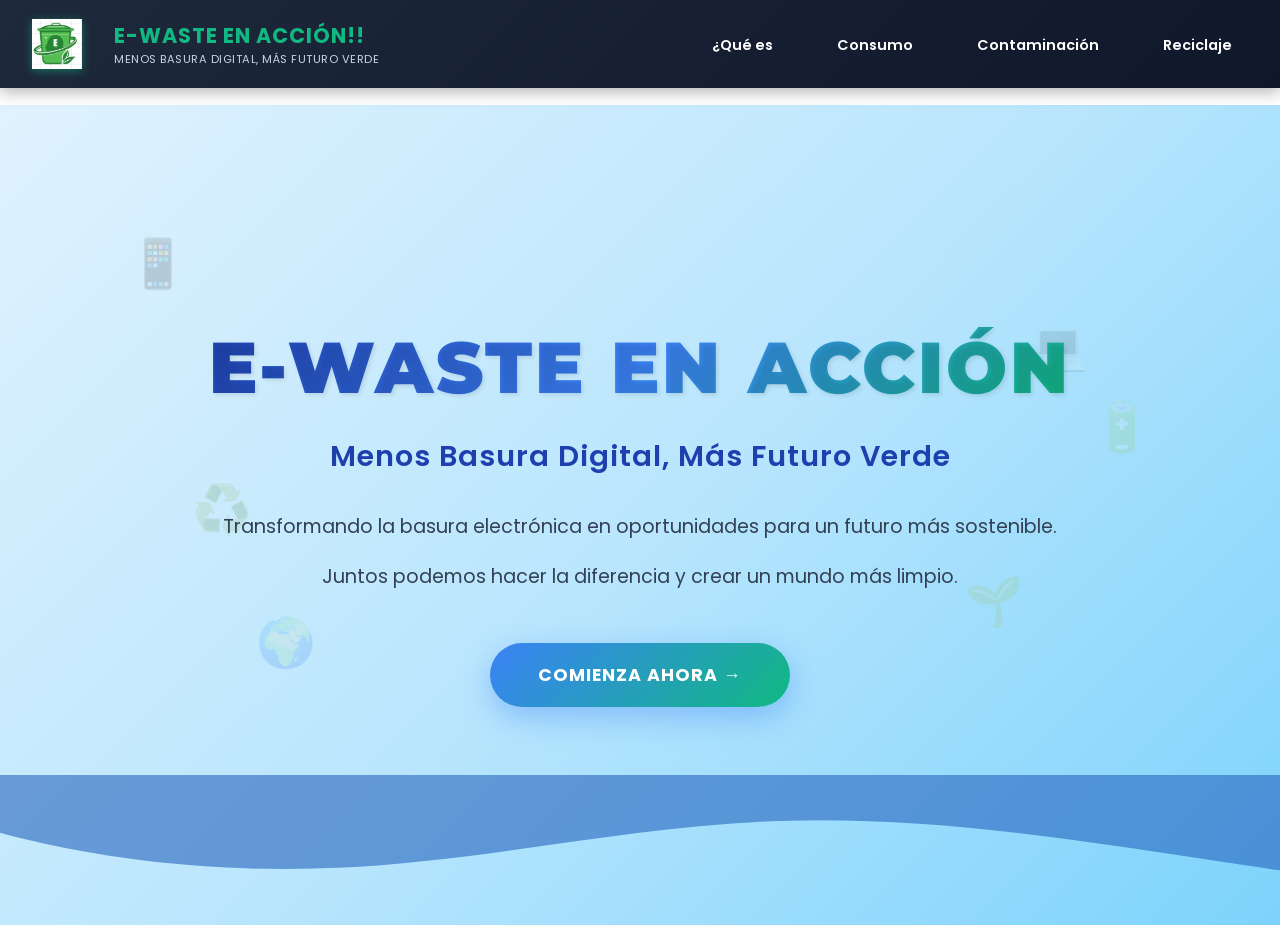
<file: index.html>
buena<!DOCTYPE html>
<html lang="es">
<head>
    <meta charset="UTF-8">
    <meta name="viewport" content="width=device-width, initial-scale=1.0">
    <title>E-Waste en Acción!!</title>
    <link href="https://fonts.googleapis.com/css2?family=Poppins:wght@400;600;700;900&family=Montserrat:wght@400;600;700&display=swap" rel="stylesheet">
    <style>
        * {
            margin: 0;
            padding: 0;
            box-sizing: border-box;
        }

        body {
            font-family: 'Poppins', sans-serif;
            overflow-x: hidden;
        }

        /* Header/Navbar */
        header {
            background: linear-gradient(135deg, #1e293b 0%, #0f172a 100%);
            padding: 1.2rem 2rem;
            position: fixed;
            width: 100%;
            top: 0;
            z-index: 1000;
            box-shadow: 0 4px 15px rgba(0,0,0,0.3);
        }

        nav {
            max-width: 1400px;
            margin: 0 auto;
            display: flex;
            justify-content: space-between;
            align-items: center;
        }

        .logo-container {
            display: flex;
            align-items: center;
            gap: 1rem;
        }

        .logo-img {
            width: 50px;
            height: 50px;
            filter: drop-shadow(0 2px 5px rgba(16, 185, 129, 0.5));
        }

        .logo-text h1 {
            color: #10b981;
            font-size: 1.3rem;
            font-weight: 700;
            letter-spacing: 1px;
        }

        .logo-text p {
            color: #cbd5e1;
            font-size: 0.7rem;
            letter-spacing: 0.5px;
        }

        .nav-links {
            display: flex;
            list-style: none;
            gap: 2rem;
        }

        .nav-links a {
            color: white;
            text-decoration: none;
            font-weight: 600;
            font-size: 0.9rem;
            transition: all 0.3s;
            padding: 0.5rem 1rem;
            border-radius: 5px;
        }

        .nav-links a:hover {
            background: rgba(16, 185, 129, 0.2);
            color: #10b981;
            transform: translateY(-2px);
        }

        /* Hero Section */
        .hero {
            margin-top: 80px;
            min-height: calc(100vh - 80px);
            background: linear-gradient(135deg, #e0f2fe 0%, #bae6fd 50%, #7dd3fc 100%);
            display: flex;
            flex-direction: column;
            justify-content: center;
            align-items: center;
            text-align: center;
            padding: 4rem 2rem;
            position: relative;
            overflow: hidden;
        }

        .hero-content {
            position: relative;
            z-index: 10;
            max-width: 900px;
        }

        .hero h1 {
            font-family: 'Montserrat', sans-serif;
            font-size: 4.5rem;
            font-weight: 900;
            background: linear-gradient(135deg, #1e40af 0%, #3b82f6 50%, #10b981 100%);
            -webkit-background-clip: text;
            -webkit-text-fill-color: transparent;
            background-clip: text;
            margin-bottom: 1.5rem;
            text-transform: uppercase;
            letter-spacing: 3px;
            animation: slideDown 1s ease-out;
            text-shadow: 2px 2px 4px rgba(0,0,0,0.1);
        }

        .hero-subtitle {
            font-family: 'Poppins', sans-serif;
            font-size: 1.8rem;
            color: #1e40af;
            font-weight: 600;
            margin-bottom: 2rem;
            animation: slideUp 1s ease-out 0.2s both;
            letter-spacing: 1px;
        }

        .hero-description {
            font-size: 1.2rem;
            color: #334155;
            line-height: 1.8;
            margin-bottom: 1rem;
            animation: fadeIn 1s ease-out 0.4s both;
        }

        .hero-description:last-child {
            animation: fadeIn 1s ease-out 0.6s both;
        }

        /* Ondas animadas */
        .waves {
            position: absolute;
            bottom: 0;
            left: 0;
            width: 100%;
            height: 150px;
            overflow: hidden;
            line-height: 0;
        }

        .wave {
            position: absolute;
            bottom: 0;
            left: 0;
            width: 200%;
            height: 100%;
            background-repeat: repeat-x;
        }

        .wave1 {
            background: url("data:image/svg+xml,%3Csvg xmlns='http://www.w3.org/2000/svg' viewBox='0 0 1200 120' preserveAspectRatio='none'%3E%3Cpath d='M0,0V46.29c47.79,22.2,103.59,32.17,158,28,70.36-5.37,136.33-33.31,206.8-37.5C438.64,32.43,512.34,53.67,583,72.05c69.27,18,138.3,24.88,209.4,13.08,36.15-6,69.85-17.84,104.45-29.34C989.49,25,1113-14.29,1200,52.47V0Z' fill='%2310b981' fill-opacity='0.3'%3E%3C/path%3E%3C/svg%3E");
            animation: wave 15s linear infinite;
            z-index: 1;
            opacity: 0.5;
        }

        .wave2 {
            background: url("data:image/svg+xml,%3Csvg xmlns='http://www.w3.org/2000/svg' viewBox='0 0 1200 120' preserveAspectRatio='none'%3E%3Cpath d='M0,0V46.29c47.79,22.2,103.59,32.17,158,28,70.36-5.37,136.33-33.31,206.8-37.5C438.64,32.43,512.34,53.67,583,72.05c69.27,18,138.3,24.88,209.4,13.08,36.15-6,69.85-17.84,104.45-29.34C989.49,25,1113-14.29,1200,52.47V0Z' fill='%233b82f6' fill-opacity='0.4'%3E%3C/path%3E%3C/svg%3E");
            animation: wave 20s linear infinite reverse;
            z-index: 2;
            opacity: 0.6;
        }

        .wave3 {
            background: url("data:image/svg+xml,%3Csvg xmlns='http://www.w3.org/2000/svg' viewBox='0 0 1200 120' preserveAspectRatio='none'%3E%3Cpath d='M0,0V46.29c47.79,22.2,103.59,32.17,158,28,70.36-5.37,136.33-33.31,206.8-37.5C438.64,32.43,512.34,53.67,583,72.05c69.27,18,138.3,24.88,209.4,13.08,36.15-6,69.85-17.84,104.45-29.34C989.49,25,1113-14.29,1200,52.47V0Z' fill='%231e40af' fill-opacity='0.5'%3E%3C/path%3E%3C/svg%3E");
            animation: wave 25s linear infinite;
            z-index: 3;
            opacity: 0.7;
        }

        @keyframes wave {
            0% { transform: translateX(0); }
            100% { transform: translateX(-50%); }
        }

        @keyframes slideDown {
            from {
                opacity: 0;
                transform: translateY(-50px);
            }
            to {
                opacity: 1;
                transform: translateY(0);
            }
        }

        @keyframes slideUp {
            from {
                opacity: 0;
                transform: translateY(50px);
            }
            to {
                opacity: 1;
                transform: translateY(0);
            }
        }

        @keyframes fadeIn {
            from {
                opacity: 0;
            }
            to {
                opacity: 1;
            }
        }

       
        .floating-icon {
            position: absolute;
            font-size: 3rem;
            opacity: 0.15;
            animation: float 6s ease-in-out infinite;
            z-index: 1;
        }

        .icon1 { top: 15%; left: 10%; animation-delay: 0s; }
        .icon2 { top: 25%; right: 15%; animation-delay: 1s; }
        .icon3 { top: 45%; left: 15%; animation-delay: 2s; }
        .icon4 { top: 35%; right: 10%; animation-delay: 1.5s; }
        .icon5 { bottom: 30%; left: 20%; animation-delay: 0.5s; }
        .icon6 { bottom: 35%; right: 20%; animation-delay: 2.5s; }

        @keyframes float {
            0%, 100% { transform: translateY(0px) rotate(0deg); }
            50% { transform: translateY(-25px) rotate(10deg); }
        }

        /* Botón CTA */
        .cta-button {
            display: inline-block;
            margin-top: 2rem;
            padding: 1.2rem 3rem;
            background: linear-gradient(135deg, #3b82f6, #10b981);
            color: white;
            text-decoration: none;
            border-radius: 50px;
            font-weight: 700;
            font-size: 1.1rem;
            transition: all 0.4s;
            box-shadow: 0 10px 30px rgba(59, 130, 246, 0.4);
            animation: fadeIn 1s ease-out 0.8s both;
            letter-spacing: 1px;
        }

        .cta-button:hover {
            transform: translateY(-5px) scale(1.05);
            box-shadow: 0 15px 40px rgba(16, 185, 129, 0.5);
        }

       
        @media (max-width: 768px) {
            .nav-links {
                display: none;
            }

            .logo-text h1 {
                font-size: 1rem;
            }

            .hero h1 {
                font-size: 2.5rem;
                letter-spacing: 2px;
            }

            .hero-subtitle {
                font-size: 1.3rem;
            }

            .hero-description {
                font-size: 1rem;
            }

            .floating-icon {
                font-size: 2rem;
            }

            .waves {
                height: 100px;
            }
        }
    </style>
</head>
<body>
   
    <header>
        <nav>
            <div class="logo-container">
               <div class="logo-container">
    <img src="icon.png" alt="Logo E-Waste en Acción" class="logo-img">
    <div class="logo-text">
        </div>
</div>
                <div class="logo-text">
                    <h1>E-WASTE EN ACCIÓN!!</h1>
                    <p>MENOS BASURA DIGITAL, MÁS FUTURO VERDE</p>
                </div>
            </div>
            <ul class="nav-links">
            
                <li><a href="otra.html">¿Qué es</a></li>
                <li><a href="index2.html">Consumo</a></li>
                <li><a href="index1.html">Contaminación</a></li>
                <li><a href="ultima.html">Reciclaje</a></li>
                
                
            </ul>
        </nav>
    </header>

   
    <section class="hero" id="inicio">
      
        <div class="floating-icon icon1">📱</div>
        <div class="floating-icon icon2">💻</div>
        <div class="floating-icon icon3">♻️</div>
        <div class="floating-icon icon4">🔋</div>
        <div class="floating-icon icon5">🌍</div>
        <div class="floating-icon icon6">🌱</div>

        <div class="hero-content">
            <h1>E-WASTE EN ACCIÓN</h1>
            <p class="hero-subtitle">Menos Basura Digital, Más Futuro Verde</p>
            <p class="hero-description">
                Transformando la basura electrónica en oportunidades para un futuro más sostenible.
            </p>
            <p class="hero-description">
                Juntos podemos hacer la diferencia y crear un mundo más limpio.
            </p>
            <a href="otra.html" class="cta-button">COMIENZA AHORA →</a>
        </div>

        
        <div class="waves">
            <div class="wave wave1"></div>
            <div class="wave wave2"></div>
            <div class="wave wave3"></div>
        </div>
    </section>
</body>
</html>
</file>
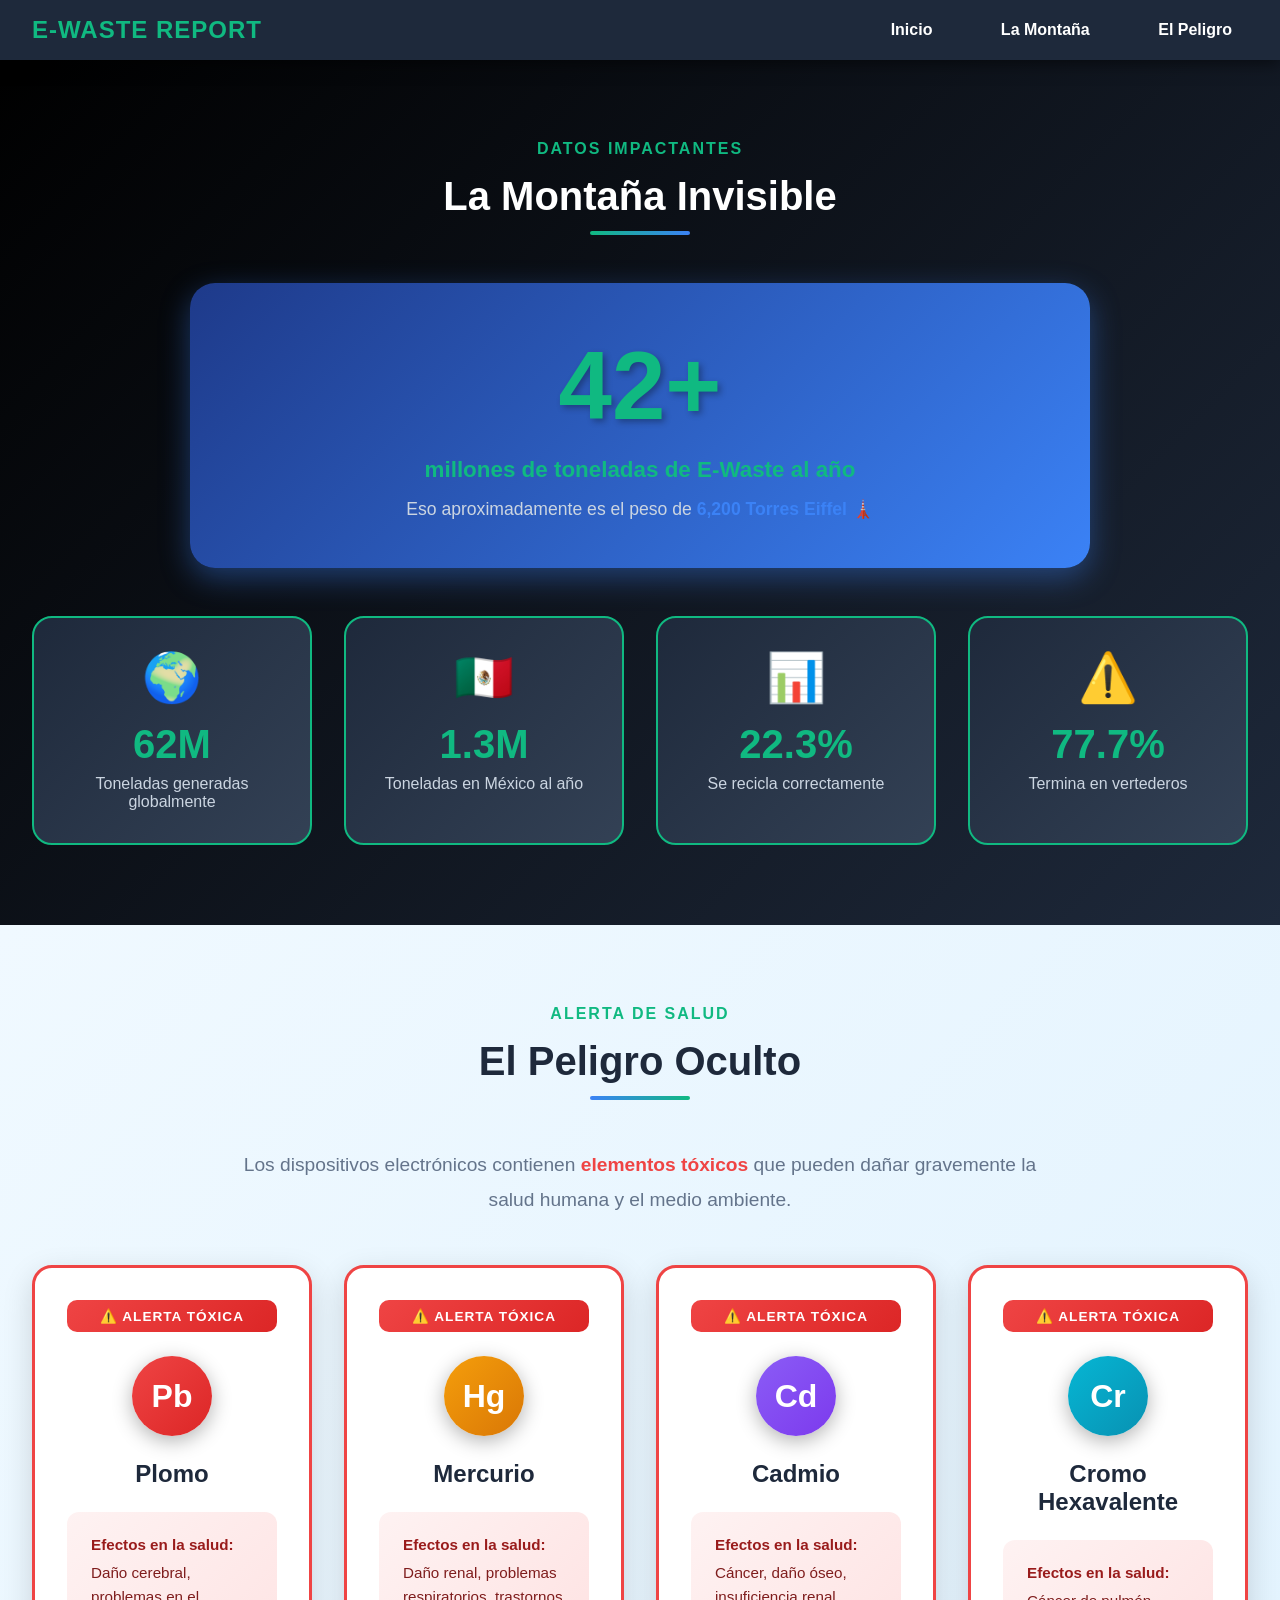
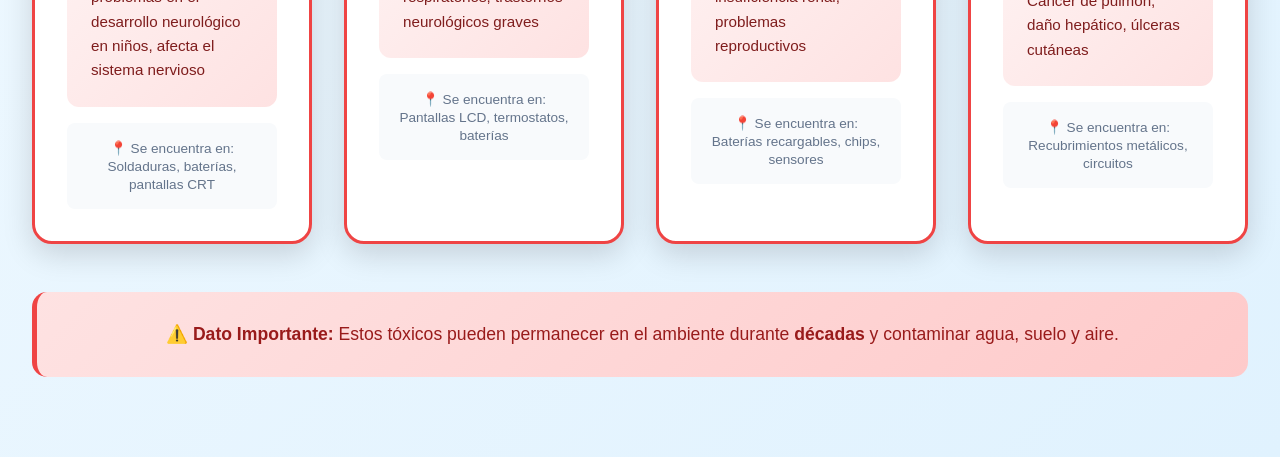
<file: index1.html>
<!DOCTYPE html>
<html lang="es">
<head>
    <meta charset="UTF-8">
    <meta name="viewport" content="width=device-width, initial-scale=1.0">
    <title>La Montaña Invisible y El Peligro Oculto</title>
    <style>
        * {
            margin: 0;
            padding: 0;
            box-sizing: border-box;
        }

        body {
            font-family: 'Segoe UI', Tahoma, Geneva, Verdana, sans-serif;
            overflow-x: hidden;
            scroll-behavior: smooth;
        }

        header {
            background-color: #1e293b; 
            color: white;
            padding: 1rem 2rem;
            position: sticky; 
            top: 0;
            z-index: 1000;
            box-shadow: 0 4px 15px rgba(0, 0, 0, 0.5);
        }

        nav {
            max-width: 1400px;
            margin: 0 auto;
            display: flex;
            justify-content: space-between;
            align-items: center;
        }

        .logo {
            font-size: 1.5rem;
            font-weight: 700;
            color: #10b981; /* Accent verde */
            text-transform: uppercase;
            letter-spacing: 1px;
        }

        .nav-links a {
            color: white;
            text-decoration: none;
            margin-left: 2rem;
            font-weight: 600;
            padding: 0.5rem 1rem;
            border-radius: 8px;
            transition: background-color 0.3s, color 0.3s;
        }

        .nav-links a:hover {
            background-color: #3b82f6; /* Accent azul en hover */
            color: white;
        }

        section {
            padding: 5rem 2rem;
            max-width: 1400px;
            margin: 0 auto;
        }

        .section-title {
            text-align: center;
            margin-bottom: 1rem;
            color: #10b981;
            font-size: 1rem;
            text-transform: uppercase;
            letter-spacing: 2px;
            font-weight: 700;
        }

        h2 {
            text-align: center;
            font-size: 2.5rem;
            margin-bottom: 3rem;
            color: #1e293b;
            position: relative;
            padding-bottom: 1rem;
        }

        h2:after {
            content: '';
            position: absolute;
            bottom: 0;
            left: 50%;
            transform: translateX(-50%);
            width: 100px;
            height: 4px;
            background: linear-gradient(90deg, #3b82f6, #10b981);
            border-radius: 2px;
        }

        /* La Montaña Invisible */
        #montana-invisible {
            background: linear-gradient(135deg, #000000 0%, #1e293b 100%);
            color: white;
        }

        #montana-invisible h2 {
            color: white;
        }

        #montana-invisible h2:after {
            background: linear-gradient(90deg, #10b981, #3b82f6);
        }

        .impact-stat {
            background: linear-gradient(135deg, #1e3a8a, #3b82f6);
            padding: 3rem;
            border-radius: 25px;
            margin: 2rem auto;
            max-width: 900px;
            box-shadow: 0 10px 30px rgba(59, 130, 246, 0.4);
            text-align: center;
        }

        .stat-number-container {
            font-size: 6rem;
            font-weight: 900;
            color: #10b981;
            text-shadow: 3px 3px 6px rgba(0,0,0,0.3);
            margin-bottom: 1rem;
            display: flex;
            justify-content: center;
            align-items: center;
        }

        .stats-grid {
            display: grid;
            grid-template-columns: repeat(auto-fit, minmax(220px, 1fr));
            gap: 2rem;
            margin-top: 3rem;
        }

        .stat-card {
            background: linear-gradient(135deg, #1e293b, #334155);
            padding: 2rem;
            border-radius: 20px;
            text-align: center;
            border: 2px solid #10b981;
            transition: all 0.3s;
        }

        .stat-card:hover {
            transform: translateY(-10px);
            border-color: #3b82f6;
            box-shadow: 0 15px 40px rgba(16, 185, 129, 0.3);
        }

        .stat-icon {
            font-size: 3rem;
            margin-bottom: 1rem;
        }

        .stat-card h3 {
            font-size: 2.5rem;
            color: #10b981;
            margin-bottom: 0.5rem;
        }

        .stat-card p {
            color: #cbd5e1;
            font-size: 1rem;
        }

        /* El Peligro Oculto */
        #peligro-oculto {
            background: linear-gradient(135deg, #f0f9ff 0%, #e0f2fe 100%);
        }

        .intro-text {
            text-align: center;
            max-width: 800px;
            margin: 0 auto 3rem;
        }

        .intro-text p {
            font-size: 1.2rem;
            color: #64748b;
            line-height: 1.8;
        }

        .toxic-grid {
            display: grid;
            grid-template-columns: repeat(auto-fit, minmax(280px, 1fr));
            gap: 2rem;
            margin-top: 2rem;
        }

        .toxic-card {
            background: white;
            border-radius: 20px;
            padding: 2rem;
            box-shadow: 0 10px 30px rgba(0,0,0,0.15);
            transition: all 0.4s;
            border: 3px solid #ef4444;
            position: relative;
            overflow: hidden;
        }

        .toxic-card:hover {
            transform: translateY(-15px) rotate(-2deg);
            box-shadow: 0 20px 50px rgba(239, 68, 68, 0.4);
            border-color: #dc2626;
        }

        .toxic-alert {
            background: linear-gradient(135deg, #ef4444, #dc2626);
            color: white;
            padding: 0.5rem 1rem;
            border-radius: 10px;
            font-weight: 700;
            font-size: 0.85rem;
            margin-bottom: 1.5rem;
            text-align: center;
            letter-spacing: 1px;
        }

        .toxic-icon {
            width: 80px;
            height: 80px;
            border-radius: 50%;
            display: flex;
            align-items: center;
            justify-content: center;
            margin: 0 auto 1.5rem;
            font-size: 2rem;
            color: white;
            font-weight: 900;
            box-shadow: 0 5px 20px rgba(0,0,0,0.3);
        }

        .toxic-card h3 {
            color: #1e293b;
            text-align: center;
            font-size: 1.5rem;
            margin-bottom: 1.5rem;
        }

        .toxic-effect {
            background: linear-gradient(135deg, #fef2f2, #fee2e2);
            padding: 1.5rem;
            border-radius: 12px;
            margin-bottom: 1rem;
        }

        .toxic-effect strong {
            color: #991b1b;
            display: block;
            margin-bottom: 0.5rem;
            font-size: 0.95rem;
        }

        .toxic-effect p {
            color: #7f1d1d;
            line-height: 1.6;
            font-size: 0.95rem;
            margin: 0;
        }

        .toxic-source {
            background: #f8fafc;
            padding: 1rem;
            border-radius: 8px;
            text-align: center;
        }

        .toxic-source small {
            color: #64748b;
            font-size: 0.85rem;
        }

        .warning-box {
            background: linear-gradient(135deg, #fee2e2 0%, #fecaca 100%);
            padding: 2rem;
            border-radius: 15px;
            margin-top: 3rem;
            border-left: 5px solid #ef4444;
        }

        .warning-box p {
            font-size: 1.1rem;
            color: #991b1b;
            text-align: center;
            margin: 0;
        }

        @media (max-width: 768px) {
            h2 { font-size: 1.8rem; }
            .stat-number-container { font-size: 4rem; }
            nav { flex-direction: column; }
            .nav-links { margin-top: 1rem; }
            .nav-links a { margin: 0.5rem 0.5rem; display: inline-block; }
        }
    </style>
</head>
<body>
 
    <header>
        <nav>
            <div class="logo">E-Waste Report</div>
            <div class="nav-links">
                <a href="index.html">Inicio</a>
                <a href="#montana-invisible">La Montaña</a>
                <a href="#peligro-oculto">El Peligro</a>
            </div>
        </nav>
    </header>

   
    <section id="montana-invisible">
        <div class="section-title">Datos Impactantes</div>
        <h2>La Montaña Invisible</h2>
        
        <div class="impact-stat">
            <div class="stat-number-container">
                <span id="counter">0</span><span>+</span>
            </div>
            <p style="font-size: 1.4rem; color: #10b981; font-weight: 600;">millones de toneladas de E-Waste al año</p>
            <p style="font-size: 1.1rem; color: #cbd5e1; margin-top: 1rem;">Eso aproximadamente es el peso de <span style="color: #3b82f6; font-weight: 700;">6,200 Torres Eiffel</span> 🗼</p>
        </div>

        <div class="stats-grid">
            <div class="stat-card">
                <div class="stat-icon">🌍</div>
                <h3>62M</h3>
                <p>Toneladas generadas globalmente</p>
            </div>
            <div class="stat-card">
                <div class="stat-icon">🇲🇽</div>
                <h3>1.3M</h3>
                <p>Toneladas en México al año</p>
            </div>
            <div class="stat-card">
                <div class="stat-icon">📊</div>
                <h3>22.3%</h3>
                <p>Se recicla correctamente</p>
            </div>
            <div class="stat-card">
                <div class="stat-icon">⚠️</div>
                <h3>77.7%</h3>
                <p>Termina en vertederos</p>
            </div>
        </div>
    </section>

    <!-- El Peligro Oculto -->
    <section id="peligro-oculto">
        <div class="section-title">Alerta de Salud</div>
        <h2>El Peligro Oculto</h2>
        
        <div class="intro-text">
            <p>
                Los dispositivos electrónicos contienen <strong style="color: #ef4444;">elementos tóxicos</strong> que pueden dañar gravemente la salud humana y el medio ambiente.
            </p>
        </div>

        <div class="toxic-grid">
            <div class="toxic-card">
                <div class="toxic-alert">⚠️ ALERTA TÓXICA</div>
                <div class="toxic-icon" style="background: linear-gradient(135deg, #ef4444, #dc2626);">Pb</div>
                <h3>Plomo</h3>
                <div class="toxic-effect">
                    <strong>Efectos en la salud:</strong>
                    <p>Daño cerebral, problemas en el desarrollo neurológico en niños, afecta el sistema nervioso</p>
                </div>
                <div class="toxic-source">
                    <small>📍 Se encuentra en: Soldaduras, baterías, pantallas CRT</small>
                </div>
            </div>

            <div class="toxic-card">
                <div class="toxic-alert">⚠️ ALERTA TÓXICA</div>
                <div class="toxic-icon" style="background: linear-gradient(135deg, #f59e0b, #d97706);">Hg</div>
                <h3>Mercurio</h3>
                <div class="toxic-effect">
                    <strong>Efectos en la salud:</strong>
                    <p>Daño renal, problemas respiratorios, trastornos neurológicos graves</p>
                </div>
                <div class="toxic-source">
                    <small>📍 Se encuentra en: Pantallas LCD, termostatos, baterías</small>
                </div>
            </div>

            <div class="toxic-card">
                <div class="toxic-alert">⚠️ ALERTA TÓXICA</div>
                <div class="toxic-icon" style="background: linear-gradient(135deg, #8b5cf6, #7c3aed);">Cd</div>
                <h3>Cadmio</h3>
                <div class="toxic-effect">
                    <strong>Efectos en la salud:</strong>
                    <p>Cáncer, daño óseo, insuficiencia renal, problemas reproductivos</p>
                </div>
                <div class="toxic-source">
                    <small>📍 Se encuentra en: Baterías recargables, chips, sensores</small>
                </div>
            </div>

            <div class="toxic-card">
                <div class="toxic-alert">⚠️ ALERTA TÓXICA</div>
                <div class="toxic-icon" style="background: linear-gradient(135deg, #06b6d4, #0891b2);">Cr</div>
                <h3>Cromo Hexavalente</h3>
                <div class="toxic-effect">
                    <strong>Efectos en la salud:</strong>
                    <p>Cáncer de pulmón, daño hepático, úlceras cutáneas</p>
                </div>
                <div class="toxic-source">
                    <small>📍 Se encuentra en: Recubrimientos metálicos, circuitos</small>
                </div>
            </div>
        </div>

        <div class="warning-box">
            <p>
                <strong>⚠️ Dato Importante:</strong> Estos tóxicos pueden permanecer en el ambiente durante <strong>décadas</strong> y contaminar agua, suelo y aire.
            </p>
        </div>
    </section>

    <script>
        function animateCounter() {
            const counter = document.getElementById('counter');
            const target = 62; // Actualizado a 62 millones según reporte 2024
            let current = 0;
            const duration = 2000;
            const stepTime = duration / target;

            const timer = setInterval(() => {
                current++;
                counter.textContent = current;
                if (current >= target) {
                    clearInterval(timer);
                }
            }, stepTime);
        }

        const counterObserver = new IntersectionObserver((entries) => {
            entries.forEach(entry => {
                if (entry.isIntersecting) {
                    animateCounter();
                    counterObserver.unobserve(entry.target);
                }
            });
        }, { threshold: 0.5 });

        const counterSection = document.querySelector('.impact-stat');
        if (counterSection) {
            counterObserver.observe(counterSection);
        }

        // Animación de aparición suave
        const observer = new IntersectionObserver((entries) => {
            entries.forEach(entry => {
                if (entry.isIntersecting) {
                    entry.target.style.opacity = '1';
                    entry.target.style.transform = 'translateY(0)';
                }
            });
        }, { threshold: 0.1 });

        document.querySelectorAll('.stat-card, .toxic-card').forEach(el => {
            el.style.opacity = '0';
            el.style.transform = 'translateY(30px)';
            el.style.transition = 'all 0.6s ease-out';
            observer.observe(el);
        });
    </script>
</body>
</html>
</file>
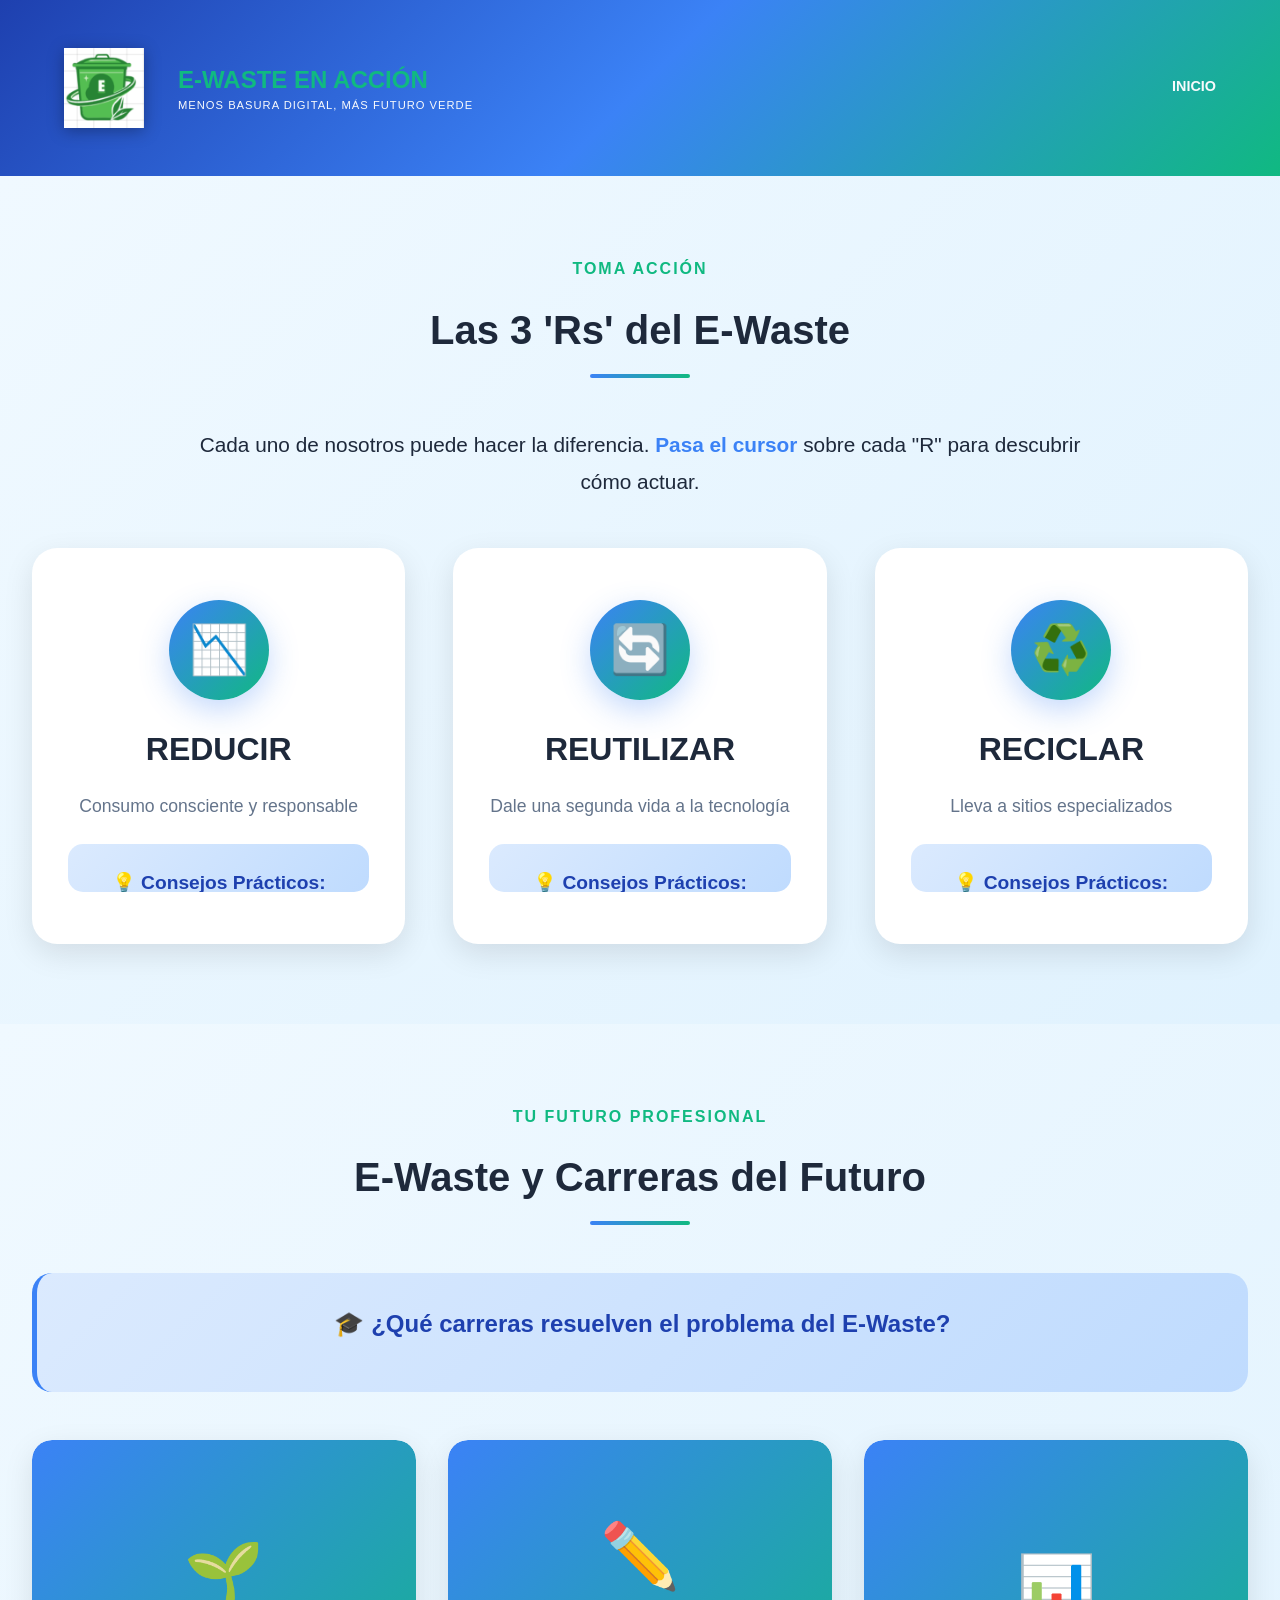
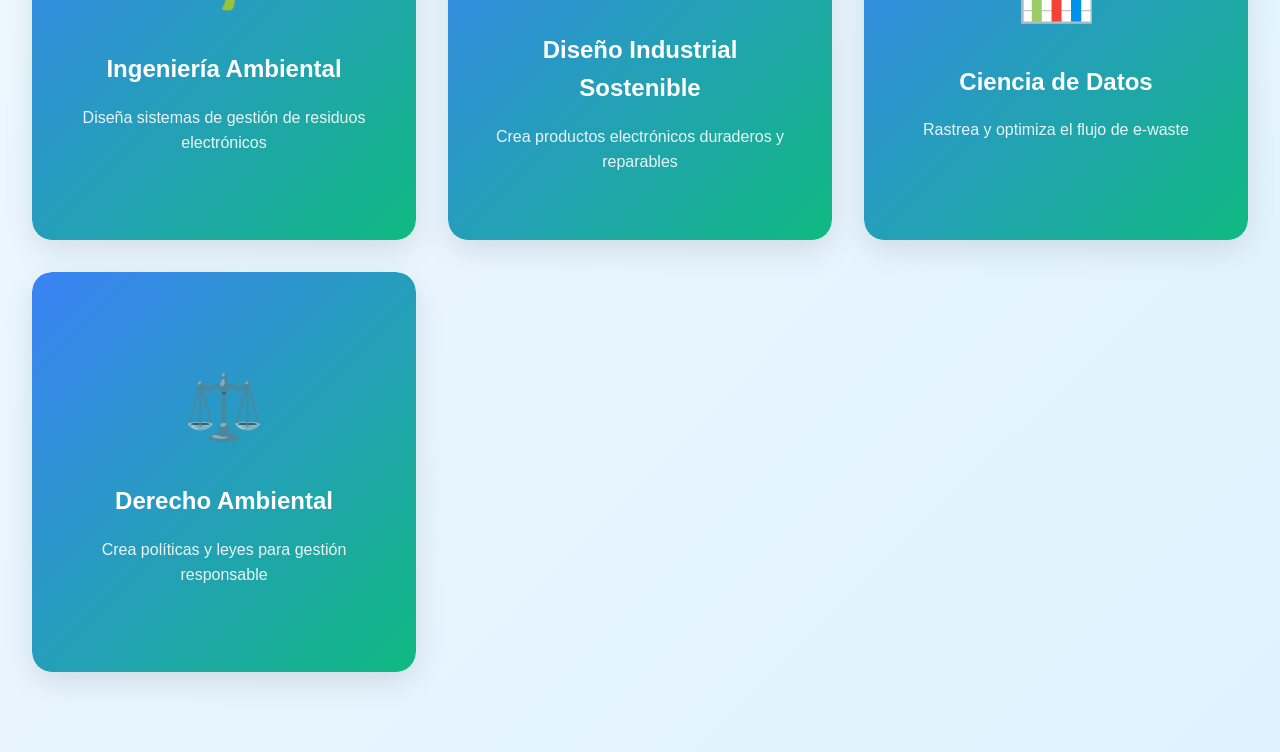
<file: ultima.html>
<!DOCTYPE html>
<html lang="es">
<head>
    <meta charset="UTF-8">
    <meta name="viewport" content="width=device-width, initial-scale=1.0">
    <title>Jóvenes en Acción - E-Waste</title>
      <link rel="stylesheet" href="styles.css"> 
    <style>
        * {
            margin: 0;
            padding: 0;
            box-sizing: border-box;
        }

        body {
            font-family: 'Segoe UI', Tahoma, Geneva, Verdana, sans-serif;
            overflow-x: hidden;
            scroll-behavior: smooth;
        }

        /* Header con logo */
        .header-logo {
            background: linear-gradient(135deg, #1e40af 0%, #3b82f6 50%, #10b981 100%);
            padding: 2rem;
            text-align: center;
            box-shadow: 0 2px 10px rgba(0,0,0,0.3);
        }

        .logo-container {
            display: flex;
            align-items: center;
            justify-content: center;
            gap: 1.5rem;
        }

        .logo-img {
            width: 80px;
            height: 80px;
            filter: drop-shadow(0 3px 8px rgba(0,0,0,0.3));
        }

        .logo-text h1 {
            color: #10b981;
            font-size: 2rem;
            text-shadow: 2px 2px 4px rgba(0,0,0,0.3);
            margin-bottom: 0.3rem;
        }

        .logo-text p {
            color: white;
            font-size: 0.9rem;
            letter-spacing: 1px;
        }

        section {
            padding: 5rem 2rem;
            max-width: 1400px;
            margin: 0 auto;
        }

        .section-title {
            text-align: center;
            margin-bottom: 1rem;
            color: #10b981;
            font-size: 1rem;
            text-transform: uppercase;
            letter-spacing: 2px;
            font-weight: 700;
        }

        h2 {
            text-align: center;
            font-size: 2.5rem;
            margin-bottom: 3rem;
            color: #1e293b;
            position: relative;
            padding-bottom: 1rem;
        }

        h2:after {
            content: '';
            position: absolute;
            bottom: 0;
            left: 50%;
            transform: translateX(-50%);
            width: 100px;
            height: 4px;
            background: linear-gradient(90deg, #3b82f6, #10b981);
            border-radius: 2px;
        }

        .intro-text {
            text-align: center;
            max-width: 900px;
            margin: 0 auto 3rem;
            font-size: 1.2rem;
            color: #64748b;
            line-height: 1.8;
        }

        /* Las 3 Rs */
        #tres-rs {
            background: linear-gradient(135deg, #f0f9ff 0%, #e0f2fe 100%);
        }

        .rs-container {
            display: grid;
            grid-template-columns: repeat(auto-fit, minmax(320px, 1fr));
            gap: 3rem;
            margin-top: 3rem;
        }

        .r-card {
            background: white;
            border-radius: 25px;
            padding: 3rem 2rem;
            text-align: center;
            cursor: pointer;
            transition: all 0.4s;
            border: 4px solid transparent;
            box-shadow: 0 10px 30px rgba(0,0,0,0.1);
            position: relative;
            overflow: hidden;
        }

        .r-card:before {
            content: '';
            position: absolute;
            top: 0;
            left: 0;
            right: 0;
            height: 6px;
            background: linear-gradient(90deg, #3b82f6, #10b981);
            transform: scaleX(0);
            transition: transform 0.4s;
        }

        .r-card:hover:before {
            transform: scaleX(1);
        }

        .r-card:hover {
            transform: translateY(-20px) scale(1.05);
            box-shadow: 0 20px 50px rgba(59, 130, 246, 0.3);
            border-color: #3b82f6;
        }

        .r-icon {
            width: 100px;
            height: 100px;
            margin: 0 auto 1.5rem;
            background: linear-gradient(135deg, #3b82f6, #10b981);
            border-radius: 50%;
            display: flex;
            align-items: center;
            justify-content: center;
            font-size: 3rem;
            box-shadow: 0 10px 30px rgba(59, 130, 246, 0.3);
            transition: all 0.4s;
        }

        .r-card:hover .r-icon {
            transform: rotate(360deg) scale(1.1);
        }

        .r-card h3 {
            color: #1e293b;
            font-size: 2rem;
            margin-bottom: 1rem;
        }

        .r-description {
            color: #64748b;
            font-size: 1.1rem;
            margin-bottom: 1.5rem;
            line-height: 1.6;
        }

        .tips-container {
            background: linear-gradient(135deg, #dbeafe, #bfdbfe);
            padding: 1.5rem;
            border-radius: 15px;
            max-height: 0;
            overflow: hidden;
            transition: max-height 0.5s ease-out, padding 0.5s;
        }

        .r-card:hover .tips-container {
            max-height: 500px;
            padding: 1.5rem;
        }

        .tips-container h4 {
            color: #1e40af;
            margin-bottom: 1rem;
            font-size: 1.2rem;
        }

        .tips-container ul {
            list-style: none;
            padding: 0;
            text-align: left;
        }

        .tips-container li {
            padding: 0.5rem 0;
            color: #1e40af;
            font-size: 0.95rem;
        }

        .tips-container li:before {
            content: '✓ ';
            color: #10b981;
            font-weight: bold;
            margin-right: 0.5rem;
        }

        /* Puntos de Acopio */
        #puntos-acopio {
            background: linear-gradient(135deg, #000000 0%, #1e293b 100%);
            color: white;
        }

        #puntos-acopio h2 {
            color: white;
        }

        #puntos-acopio h2:after {
            background: linear-gradient(90deg, #10b981, #3b82f6);
        }

        .search-container {
            max-width: 600px;
            margin: 0 auto 3rem;
        }

        .search-box {
            display: flex;
            gap: 1rem;
            background: white;
            padding: 1rem;
            border-radius: 50px;
            box-shadow: 0 5px 20px rgba(0,0,0,0.3);
        }

        .search-box input {
            flex: 1;
            border: none;
            outline: none;
            padding: 0.5rem 1rem;
            font-size: 1rem;
            color: #1e293b;
        }

        .search-box button {
            background: linear-gradient(135deg, #3b82f6, #10b981);
            color: white;
            border: none;
            padding: 0.5rem 2rem;
            border-radius: 50px;
            cursor: pointer;
            font-weight: 700;
            transition: all 0.3s;
        }

        .search-box button:hover {
            transform: scale(1.05);
            box-shadow: 0 5px 15px rgba(16, 185, 129, 0.5);
        }

        .cities-grid {
            display: grid;
            grid-template-columns: repeat(auto-fit, minmax(280px, 1fr));
            gap: 2rem;
            margin-top: 2rem;
        }

        .city-card {
            background: linear-gradient(135deg, #1e293b, #334155);
            padding: 2rem;
            border-radius: 20px;
            border: 3px solid #10b981;
            transition: all 0.4s;
            cursor: pointer;
        }

        .city-card:hover {
            transform: translateY(-10px);
            box-shadow: 0 15px 40px rgba(16, 185, 129, 0.4);
            border-color: #3b82f6;
        }

        .city-icon {
            font-size: 3rem;
            margin-bottom: 1rem;
            text-align: center;
        }

        .city-card h3 {
            color: #10b981;
            margin-bottom: 1rem;
            text-align: center;
        }

        .acopio-list {
            list-style: none;
            padding: 0;
        }

        .acopio-list li {
            padding: 0.8rem;
            margin-bottom: 0.8rem;
            background: rgba(255,255,255,0.05);
            border-radius: 10px;
            color: #cbd5e1;
            transition: all 0.3s;
        }

        .acopio-list li:hover {
            background: rgba(16, 185, 129, 0.2);
            transform: translateX(10px);
        }

        .acopio-list a {
            color: #3b82f6;
            text-decoration: none;
            font-weight: 600;
        }

        .acopio-list a:hover {
            color: #10b981;
        }

        /* Carreras del Futuro */
        #carreras {
            background: linear-gradient(135deg, #f0f9ff 0%, #e0f2fe 100%);
        }

        .careers-intro {
            background: linear-gradient(135deg, #dbeafe, #bfdbfe);
            padding: 2rem;
            border-radius: 20px;
            margin-bottom: 3rem;
            border-left: 5px solid #3b82f6;
        }

        .careers-intro h3 {
            color: #1e40af;
            margin-bottom: 1rem;
            font-size: 1.5rem;
        }

        .careers-intro p {
            color: #1e3a8a;
            font-size: 1.1rem;
            line-height: 1.8;
        }

        .careers-grid {
            display: grid;
            grid-template-columns: repeat(auto-fit, minmax(300px, 1fr));
            gap: 2rem;
        }

        .career-card {
            background: white;
            border-radius: 20px;
            overflow: hidden;
            box-shadow: 0 10px 30px rgba(0,0,0,0.1);
            transition: all 0.5s;
            cursor: pointer;
            position: relative;
            height: 400px;
            perspective: 1000px;
        }

        .career-card-inner {
            position: relative;
            width: 100%;
            height: 100%;
            transition: transform 0.6s;
            transform-style: preserve-3d;
        }

        .career-card:hover .career-card-inner {
            transform: rotateY(180deg);
        }

        .career-card-front,
        .career-card-back {
            position: absolute;
            width: 100%;
            height: 100%;
            backface-visibility: hidden;
            border-radius: 20px;
        }

        .career-card-front {
            background: linear-gradient(135deg, #3b82f6, #10b981);
            display: flex;
            flex-direction: column;
            justify-content: center;
            align-items: center;
            padding: 2rem;
            color: white;
        }

        .career-icon {
            font-size: 4rem;
            margin-bottom: 1.5rem;
        }

        .career-card-front h3 {
            font-size: 1.5rem;
            text-align: center;
            margin-bottom: 1rem;
        }

        .career-card-front p {
            text-align: center;
            opacity: 0.9;
        }

        .career-card-back {
            background: white;
            transform: rotateY(180deg);
            padding: 2rem;
            display: flex;
            flex-direction: column;
            justify-content: center;
        }

        .career-card-back h4 {
            color: #1e293b;
            margin-bottom: 1rem;
            font-size: 1.3rem;
        }

        .career-card-back ul {
            list-style: none;
            padding: 0;
        }

        .career-card-back li {
            padding: 0.5rem 0;
            color: #64748b;
            border-bottom: 1px solid #e2e8f0;
        }

        .career-card-back li:before {
            content: '→ ';
            color: #10b981;
            font-weight: bold;
        }

        .career-card-back li:last-child {
            border-bottom: none;
        }

        .link-button {
            display: inline-block;
            margin-top: 1rem;
            padding: 0.8rem 1.5rem;
            background: linear-gradient(135deg, #3b82f6, #10b981);
            color: white;
            text-decoration: none;
            border-radius: 50px;
            font-weight: 700;
            transition: all 0.3s;
            text-align: center;
        }

        .link-button:hover {
            transform: scale(1.05);
            box-shadow: 0 5px 15px rgba(16, 185, 129, 0.5);
        }

        /* Responsive */
        @media (max-width: 768px) {
            .logo-container {
                flex-direction: column;
            }

            .logo-img {
                width: 60px;
                height: 60px;
            }

            .logo-text h1 {
                font-size: 1.5rem;
            }

            h2 {
                font-size: 1.8rem;
            }

            .rs-container {
                grid-template-columns: 1fr;
            }

            .career-card {
                height: 350px;
            }
        }
    </style>
</head>
<body>
    <!-- Header con Logo -->
    <div class="header-logo">
       
            <nav>
              <div class="logo-container">
                <img src="icon.png" alt="E-Waste Logo" class="logo-img">
                <div class="logo-text">
                    <div class="logo-title">E-WASTE EN ACCIÓN</div>
                    <div class="logo-subtitle">MENOS BASURA DIGITAL, MÁS FUTURO VERDE</div>
                </div>
            </div>
            <div class="nav-links">
               
                <a href="index.html">Inicio</a>
                
            </div>
        </nav>
           
        </div>
    </div>
    </div>



    <!-- Las 3 Rs del E-Waste -->
    <section id="tres-rs">
        <div class="section-title">Toma Acción</div>
        <h2>Las 3 'Rs' del E-Waste</h2>
        
        <div class="intro-text">
            <p>
                Cada uno de nosotros puede hacer la diferencia. <strong style="color: #3b82f6;">Pasa el cursor</strong> sobre cada "R" para descubrir cómo actuar.
            </p>
        </div>

        <div class="rs-container">
            <!-- REDUCIR -->
            <div class="r-card">
                <div class="r-icon">📉</div>
                <h3>REDUCIR</h3>
                <p class="r-description">Consumo consciente y responsable</p>
                <div class="tips-container">
                    <h4>💡 Consejos Prácticos:</h4>
                    <ul>
                        <li>Pregúntate: ¿Realmente necesito este dispositivo nuevo?</li>
                        <li>Invierte en productos de calidad que duren más</li>
                        <li>Actualiza el software antes de comprar nuevo hardware</li>
                        <li>Elige marcas que ofrezcan reparaciones</li>
                        <li>Evita compras impulsivas en "Black Friday"</li>
                        <li>Investiga la huella ambiental antes de comprar</li>
                    </ul>
                </div>
            </div>

            <!-- REUTILIZAR -->
            <div class="r-card">
                <div class="r-icon">🔄</div>
                <h3>REUTILIZAR</h3>
                <p class="r-description">Dale una segunda vida a la tecnología</p>
                <div class="tips-container">
                    <h4>💡 Consejos Prácticos:</h4>
                    <ul>
                        <li>Dona dispositivos funcionales a escuelas u ONGs</li>
                        <li>Vende o intercambia en mercados de segunda mano</li>
                        <li>Regala a familiares o amigos que lo necesiten</li>
                        <li>Repara en lugar de desechar</li>
                        <li>Usa celulares viejos como cámaras de seguridad</li>
                        <li>Transforma tablets antiguas en marcos digitales</li>
                    </ul>
                </div>
            </div>

            <!-- RECICLAR -->
            <div class="r-card">
                <div class="r-icon">♻️</div>
                <h3>RECICLAR</h3>
                <p class="r-description">Lleva a sitios especializados</p>
                <div class="tips-container">
                    <h4>💡 Consejos Prácticos:</h4>
                    <ul>
                        <li>Busca centros de acopio certificados</li>
                        <li>Participa en campañas universitarias de recolección</li>
                        <li>Borra tus datos personales antes de reciclar</li>
                        <li>Separa baterías, cables y dispositivos</li>
                        <li>Nunca tires e-waste en la basura común</li>
                        <li>Consulta programas de marcas (Apple, Samsung, etc.)</li>
                    </ul>
                </div>
            </div>
        </div>
    </section>

    

    <!-- E-Waste y Carreras del Futuro -->
    <section id="carreras">
        <div class="section-title">Tu Futuro Profesional</div>
        <h2>E-Waste y Carreras del Futuro</h2>
        
        <div class="careers-intro">
            <h3>🎓 ¿Qué carreras resuelven el problema del E-Waste?</h3>
        
        </div>

        <div class="careers-grid">
            <!-- Ingeniería Ambiental -->
            <div class="career-card">
                <div class="career-card-inner">
                    <div class="career-card-front">
                        <div class="career-icon">🌱</div>
                        <h3>Ingeniería Ambiental</h3>
                        <p>Diseña sistemas de gestión de residuos electrónicos</p>
                    </div>
                    <div class="career-card-back">
                        <h4>¿Qué hacen?</h4>
                        <ul>
                            <li>Diseñan plantas de reciclaje</li>
                            <li>Desarrollan tecnologías limpias</li>
                            <li>Auditan procesos industriales</li>
                            <li>Crean sistemas de economía circular</li>
                            <li>Gestionan residuos peligrosos</li>
                        </ul>
                        
                    </div>
                </div>
            </div>

            <!-- Diseño Industrial Sostenible -->
            <div class="career-card">
                <div class="career-card-inner">
                    <div class="career-card-front">
                        <div class="career-icon">✏️</div>
                        <h3>Diseño Industrial Sostenible</h3>
                        <p>Crea productos electrónicos duraderos y reparables</p>
                    </div>
                    <div class="career-card-back">
                        <h4>¿Qué hacen?</h4>
                        <ul>
                            <li>Diseñan productos modulares</li>
                            <li>Seleccionan materiales reciclables</li>
                            <li>Crean empaques sostenibles</li>
                            <li>Aplican ecodiseño</li>
                            <li>Reducen obsolescencia programada</li>
                        </ul>
                       
                    </div>
                </div>
            </div>

            <!-- Ciencia de Datos -->
            <div class="career-card">
                <div class="career-card-inner">
                    <div class="career-card-front">
                        <div class="career-icon">📊</div>
                        <h3>Ciencia de Datos</h3>
                        <p>Rastrea y optimiza el flujo de e-waste</p>
                    </div>
                    <div class="career-card-back">
                        <h4>¿Qué hacen?</h4>
                        <ul>
                            <li>Mapean rutas de desechos</li>
                            <li>Predicen generación de e-waste</li>
                            <li>Optimizan logística de reciclaje</li>
                            <li>Analizan impacto ambiental</li>
                            <li>Crean dashboards de sustentabilidad</li>
                        </ul>
                     
                    </div>
                </div>
            </div>

            <!-- Derecho Ambiental -->
            <div class="career-card">
                <div class="career-card-inner">
                    <div class="career-card-front">
                        <div class="career-icon">⚖️</div>
                        <h3>Derecho Ambiental</h3>
                        <p>Crea políticas y leyes para gestión responsable</p>
                    </div>
                    <div class="career-card-back">
                        <h4>¿Qué hacen?</h4>
                        <ul>
                            <li>Redactan leyes ambientales</li>
                            <li>Litigan casos de contaminación</li>
                            <li>Asesoran empresas en cumplimiento</li>
                            <li>Defienden justicia ambiental</li>
                            <li>Negocian tratados internacionales
                                </li>
</file>
<file: styles.css>
/* Base Reset and Global Styles */

* {

    margin: 0;

    padding: 0;

    box-sizing: border-box;

}



:root {

    --color-primary: #10b981; /* Verde esmeralda */

    --color-secondary: #3b82f6; /* Azul brillante */

    --color-dark: #1e293b; /* Azul oscuro/negro */

    --color-light: #f8fafc; /* Blanco muy claro */

    --color-text: #334155; /* Gris pizarra */

    --font-family: 'Segoe UI', Tahoma, Geneva, Verdana, sans-serif;

}



html {

    scroll-behavior: smooth;

}



body {

    font-family: var(--font-family);

    line-height: 1.6;

    color: var(--color-text);

    background-color: var(--color-light);

}



.container {

    max-width: 1200px;

    margin: 0 auto;

    padding: 0 20px;

}



section {

    padding: 5rem 0;

    text-align: center;

}



.section-title {

    text-align: center;

    margin-bottom: 1rem;

    color: var(--color-primary);

    font-size: 1rem;

    text-transform: uppercase;

    letter-spacing: 2px;

    font-weight: 700;

}



h2 {

    font-size: 2.5rem;

    margin-bottom: 3rem;

    color: var(--color-dark);

    position: relative;

    padding-bottom: 1rem;

}



h2:after {

    content: '';

    position: absolute;

    bottom: 0;

    left: 50%;

    transform: translateX(-50%);

    width: 100px;

    height: 4px;

    background: linear-gradient(90deg, var(--color-secondary), var(--color-primary));

    border-radius: 2px;

}



a {

    color: var(--color-primary);

    text-decoration: none;

    transition: color 0.3s;

}



a:hover {

    color: var(--color-secondary);

}



/* Header and Navigation */

header {

    background-color: var(--color-dark);

    color: var(--color-light);

    position: sticky;

    top: 0;

    z-index: 1000;

    box-shadow: 0 4px 12px rgba(0, 0, 0, 0.15);

}



nav {

    display: flex;

    justify-content: space-between;

    align-items: center;

    max-width: 1400px;

    margin: 0 auto;

    padding: 1rem 2rem;

}



.logo-container {

    display: flex;

    align-items: center;

}



.logo-text {

    margin-left: 10px;

    text-align: left;

}



.logo-title {

    font-size: 1.5rem;

    font-weight: 800;

    color: var(--color-primary);

}



.logo-subtitle {

    font-size: 0.7rem;

    font-weight: 400;

    color: var(--color-light);

    letter-spacing: 1px;

    text-transform: uppercase;

    margin-top: -3px;

}



.nav-links {

    list-style: none;

    display: flex;

}



.nav-links li {

    margin-left: 25px;

}



.nav-links a {

    color: var(--color-light);

    font-weight: 600;

    text-transform: uppercase;

    font-size: 0.9rem;

    padding: 5px 0;

    border-bottom: 2px solid transparent;

}



.nav-links a:hover {

    color: var(--color-primary);

    border-color: var(--color-primary);

}



/* Hero Section */

.hero {

    background: linear-gradient(135deg, #e0f2fe 0%, #bfdbfe 100%);

    padding: 10rem 2rem 15rem;

    color: var(--color-dark);

    position: relative;

    overflow: hidden; /* Para contener las montañas */

}



.hero h1 {

    font-size: 4rem;

    margin-bottom: 1rem;

    color: var(--color-secondary);

    text-shadow: 2px 2px 4px rgba(0, 0, 0, 0.1);

}



.hero .subtitle {

    font-size: 1.8rem;

    font-weight: 300;

    margin-bottom: 2rem;

    color: var(--color-text);

}



.hero p {

    max-width: 700px;

    margin: 0 auto 3rem;

    font-size: 1.1rem;

}



/* Mountain/Wave Styling for Hero */

.mountains {

    position: absolute;

    bottom: 0;

    left: 0;

    width: 100%;

    height: 100px; /* Altura total del efecto */

    overflow: hidden;

}



.mountain {

    position: absolute;

    bottom: -10px;

    width: 150%;

    height: 100px;

    border-radius: 50% 50% 0 0;

}



.mountain1 {

    left: -20%;

    background-color: #93c5fd; /* Azul más claro */

    height: 120px;

    animation: wave 20s linear infinite;

}



.mountain2 {

    left: -5%;

    background-color: #60a5fa; /* Azul medio */

    height: 100px;

    animation: wave 15s linear infinite reverse;

}



.mountain3 {

    left: 10%;

    background-color: #3b82f6; /* Azul principal */

    height: 80px;

    animation: wave 25s linear infinite;

}

.mountain4 {

    left: -30%;

    background-color: #bfdbfe; /* Azul claro */

    height: 110px;

    animation: wave 18s linear infinite reverse;

}

.mountain5 {

    left: 20%;

    background-color: #bfdbfe; /* Azul claro */

    height: 90px;

    animation: wave 22s linear infinite;

}



@keyframes wave {

    0% { transform: translateX(0); }

    100% { transform: translateX(-50%); }

}





/* ************************************** */

/* NUEVOS ESTILOS PARA LA SECCIÓN E-WASTE */

/* ************************************** */



#e-waste-info {

    /* Fondo para la nueva sección */

    background: linear-gradient(135deg, #f0f9ff 0%, #e0f2fe 100%);

}



.intro-text {

    text-align: center;

    max-width: 800px;

    margin: 0 auto 3rem;

}



.intro-text p {

    font-size: 1.3rem;

    color: #1e293b;

    line-height: 1.8;

    margin-bottom: 1rem;

}



.highlight-blue {

    color: #3b82f6;

    font-weight: 700;

}



.highlight-green {

    color: #10b981;

    font-weight: 600;

}



/* E-Waste Examples */

.ewaste-examples {

    max-width: 1200px;

    margin: 0 auto;

    display: grid;

    grid-template-columns: repeat(auto-fit, minmax(200px, 1fr));

    gap: 2rem;

    margin-top: 2rem;

}



.example-item {

    background: white;

    padding: 2rem;

    border-radius: 20px;

    text-align: center;

    cursor: pointer;

    transition: all 0.4s;

    border: 3px solid transparent;

    box-shadow: 0 5px 15px rgba(0,0,0,0.1);

}



.example-item:hover {

    transform: scale(1.05); /* Reduje un poco la escala para que no choque con otros elementos */

    border-color: #10b981;

    box-shadow: 0 15px 35px rgba(16, 185, 129, 0.3);

    z-index: 10;

}



.example-icon {

    font-size: 4rem;

    margin-bottom: 1rem;

    animation: bounce 2s infinite;

}



@keyframes bounce {

    0%, 100% { transform: translateY(0); }

    50% { transform: translateY(-10px); }

}



.example-item h4 {

    color: #1e293b;

    margin-bottom: 0.5rem;

    font-size: 1.1rem;

}



.example-item p {

    color: #64748b;

    font-size: 0.9rem;

}



/* Info box */

.info-box {

    max-width: 800px;

    margin: 3rem auto 0;

    background: linear-gradient(135deg, #dbeafe 0%, #bfdbfe 100%);

    padding: 2rem;

    border-radius: 15px;

    border-left: 5px solid #3b82f6;

    text-align: center;

}

.info-box p {

    font-size: 1.1rem;

    color: #1e3a8a;

    margin: 0;

}

/* Enlaces Gubernamentales */
.gov-links {
    background: linear-gradient(135deg, #dbeafe 0%, #bfdbfe 50%, #d1fae5 100%);
    padding: 3rem 2rem;
    border-radius: 25px;
    margin: 3rem 0;
    border: 3px solid #3b82f6;
}

.gov-links h3 {
    text-align: center;
    margin-bottom: 2.5rem;
    color: #1e293b;
    font-size: 2rem;
}

.links-grid {
    display: grid;
    grid-template-columns: repeat(auto-fit, minmax(280px, 1fr));
    gap: 1.5rem;
}

.gov-link {
    background: white;
    padding: 1.8rem;
    border-radius: 15px;
    text-decoration: none;
    color: #1e293b;
    display: flex;
    align-items: center;
    gap: 1.2rem;
    transition: all 0.4s;
    box-shadow: 0 3px 15px rgba(0,0,0,0.1);
    border: 2px solid transparent;
}

.gov-link:hover {
    transform: translateX(15px);
    box-shadow: 0 8px 25px rgba(59, 130, 246, 0.3);
    border-color: #10b981;
}

.gov-icon {
    width: 60px;
    height: 60px;
    background: linear-gradient(135deg, #3b82f6 0%, #10b981 100%);
    border-radius: 12px;
    display: flex;
    align-items: center;
    justify-content: center;
    color: white;
    font-size: 1.8rem;
    flex-shrink: 0;
}

/* Footer */
footer {
    background: linear-gradient(135deg, #000000 0%, #1e293b 100%);
    color: white;
    padding: 4rem 2rem;
    position: relative;
}

footer:before {
    content: '';
    position: absolute;
    top: 0;
    left: 0;
    right: 0;
    height: 4px;
    background: linear-gradient(90deg, #3b82f6, #10b981, #3b82f6);
}

.footer-content {
    max-width: 1400px;
    margin: 0 auto;
    display: grid;
    grid-template-columns: repeat(auto-fit, minmax(250px, 1fr));
    gap: 3rem;
}

.footer-section h4 {
    margin-bottom: 1.5rem;
    color: #10b981;
    font-size: 1.3rem;
}

.footer-section p {
    margin-bottom: 0.8rem;
    color: #cbd5e1;
}

.social-links {
    display: flex;
    gap: 1rem;
    justify-content: center;
}

.social-links a {
    width: 45px;
    height: 45px;
    background: linear-gradient(135deg, #3b82f6, #10b981);
    border-radius: 50%;
    display: flex;
    align-items: center;
    justify-content: center;
    color: white;
    text-decoration: none;
    transition: all 0.3s;
    font-weight: bold;
}

.social-links a:hover {
    background: linear-gradient(135deg, #10b981, #3b82f6);
    transform: translateY(-5px) rotate(360deg);
}

/* Animations (Mantenidas aquí ya que son puramente estéticas/de presentación) */
@keyframes fadeInDown {
    from {
        opacity: 0;
        transform: translateY(-30px);
    }
    to {
        opacity: 1;
        transform: translateY(0);
    }
}

@keyframes fadeInUp {
    from {
        opacity: 0;
        transform: translateY(30px);
    }
    to {
        opacity: 1;
        transform: translateY(0);
    }
}

/* Responsive */
@media (max-width: 768px) {
    .nav-links {
        display: none;
    }

    .logo-title {
        font-size: 1.2rem;
    }

    .logo-subtitle {
        font-size: 0.7rem;
    }

    .hero h1 {
        font-size: 2rem;
    }

    .hero .subtitle {
        font-size: 1.2rem;
    }

    .hero p {
        font-size: 1rem;
    }

    h2 {
        font-size: 1.8rem;
    }
}
</file>
